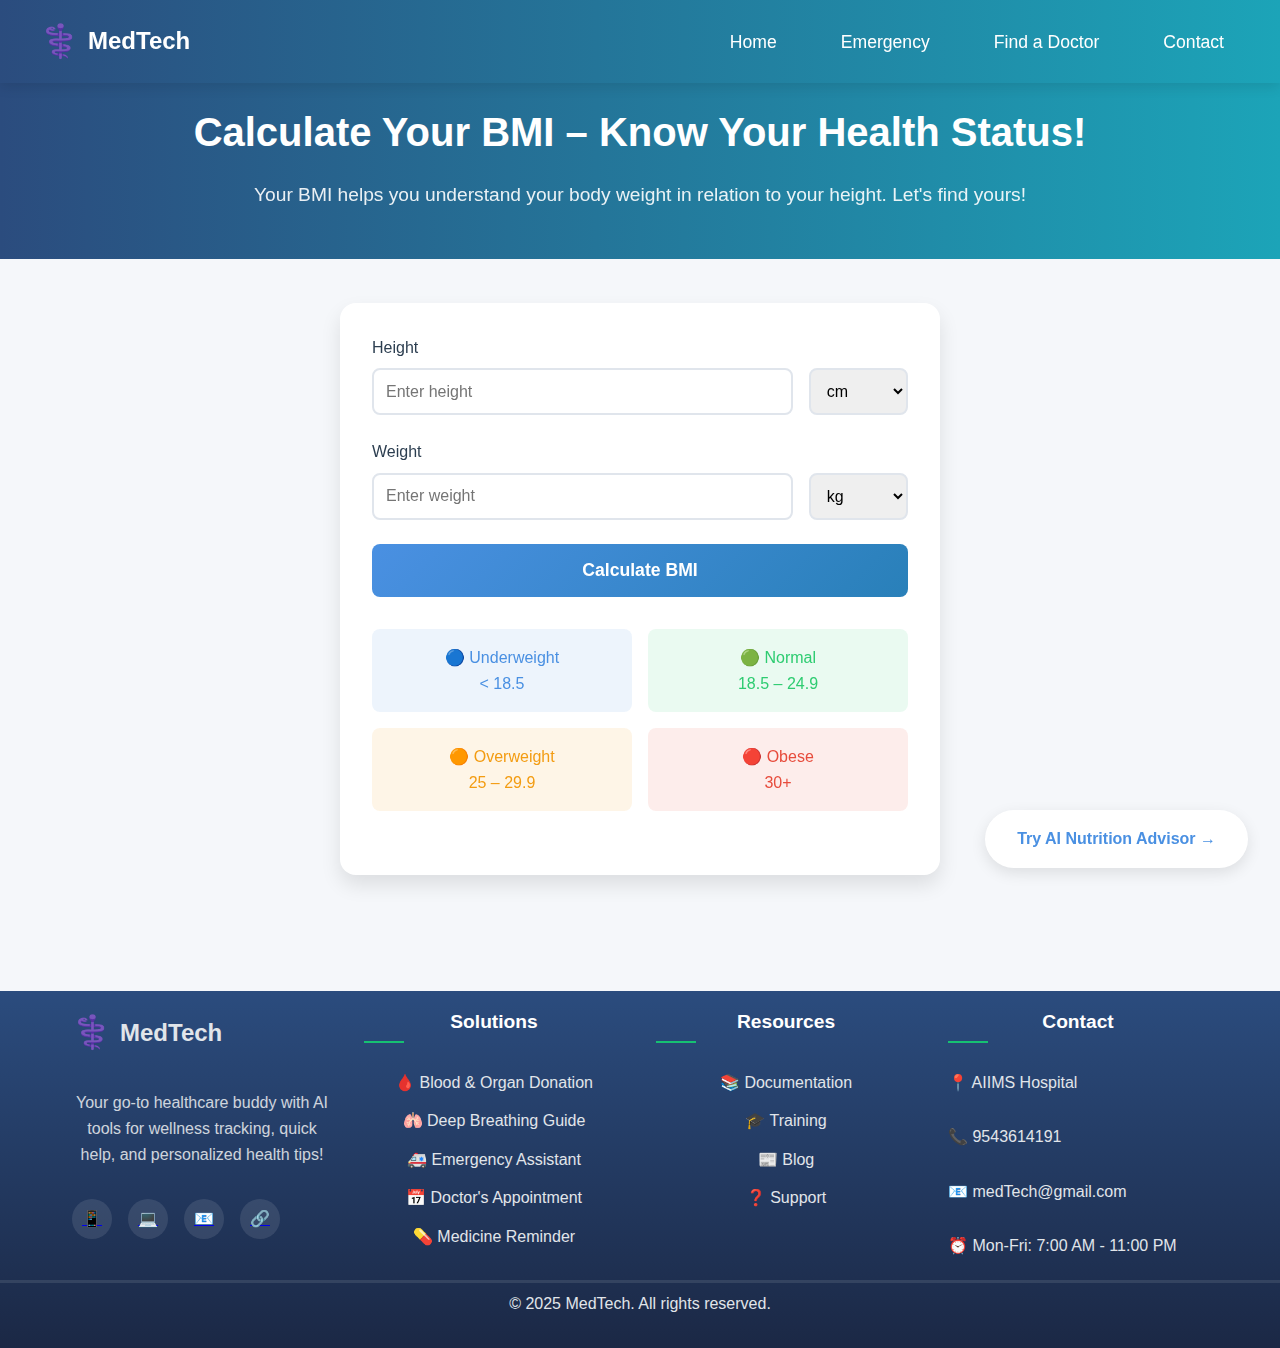
<file: bmi-calculator-static.html>
<!DOCTYPE html>
<html lang="en">
<head>
    <meta charset="UTF-8">
    <meta name="viewport" content="width=device-width, initial-scale=1.0">
    <title>BMI Calculator – Track Your Health Instantly</title>
    <link rel="stylesheet" href="nav.css">
    <link rel="stylesheet" href="footer.css">
    <style>
        :root {
            --primary-color: #4A90E2;
            --success-color: #2ECC71;
            --warning-color: #F39C12;
            --danger-color: #E74C3C;
            --text-color: #2C3E50;
            --background-color: #F5F7FA;
        }

        * {
            margin: 0;
            padding: 0;
            box-sizing: border-box;
            font-family: -apple-system, BlinkMacSystemFont, 'Segoe UI', Roboto, sans-serif;
        }

        body {
            background-color: var(--background-color);
            color: var(--text-color);
            line-height: 1.6;
        }

        .container {
            max-width: 1200px;
            margin: 0 auto;
            padding: 2rem;
        }

        section {
            text-align: center;
            padding: 3rem 1rem;
            background: linear-gradient(90deg, #2B4C7E, #1CA4B8);
            color: white;
            margin-bottom: 2rem;
            padding-top: 100px;
        }

        h1 {
            font-size: 2.5rem;
            margin-bottom: 1rem;
            animation: fadeIn 1s ease-in;
        }

        .subheading {
            font-size: 1.2rem;
            opacity: 0.9;
        }

        .calculator-card {
            background: white;
            border-radius: 1rem;
            padding: 2rem;
            box-shadow: 0 10px 20px rgba(0, 0, 0, 0.1);
            max-width: 600px;
            margin: 0 auto;
            transform: translateY(-20px);
        }

        .input-group {
            margin-bottom: 1.5rem;
        }

        label {
            display: block;
            margin-bottom: 0.5rem;
            font-weight: 500;
        }

        .input-wrapper {
            display: flex;
            gap: 1rem;
        }

        input, select {
            width: 100%;
            padding: 0.75rem;
            border: 2px solid #E0E5EC;
            border-radius: 0.5rem;
            font-size: 1rem;
            transition: border-color 0.3s ease;
        }

        input:focus, select:focus {
            outline: none;
            border-color: var(--primary-color);
        }

        select {
            width: 120px;
        }

        .calculate-btn {
            width: 100%;
            padding: 1rem;
            background: linear-gradient(135deg, var(--primary-color) 0%, #2980B9 100%);
            color: white;
            border: none;
            border-radius: 0.5rem;
            font-size: 1.1rem;
            font-weight: 600;
            cursor: pointer;
            transition: transform 0.3s ease;
        }

        .calculate-btn:hover {
            transform: translateY(-2px);
        }

        .bmi-categories {
            display: grid;
            grid-template-columns: repeat(auto-fit, minmax(200px, 1fr));
            gap: 1rem;
            margin: 2rem 0;
        }

        .category {
            padding: 1rem;
            border-radius: 0.5rem;
            text-align: center;
            font-weight: 500;
            transition: transform 0.3s ease;
        }

        .category:hover {
            transform: translateY(-5px);
        }

        .underweight {
            background: rgba(74, 144, 226, 0.1);
            color: var(--primary-color);
        }

        .normal {
            background: rgba(46, 204, 113, 0.1);
            color: var(--success-color);
        }

        .overweight {
            background: rgba(243, 156, 18, 0.1);
            color: var(--warning-color);
        }

        .obese {
            background: rgba(231, 76, 60, 0.1);
            color: var(--danger-color);
        }

        .result-box {
            padding: 2rem;
            border-radius: 0.5rem;
            text-align: center;
            margin: 2rem 0;
            display: none;
            animation: fadeIn 0.5s ease-out;
        }

        .result-value {
            font-size: 2.5rem;
            font-weight: bold;
            margin: 1rem 0;
        }

        .inches-input {
            margin-top: 1rem;
            display: none;
        }

        .learn-more-btn {
            position: fixed;
            bottom: 2rem;
            right: 2rem;
            background: white;
            color: var(--primary-color);
            padding: 1rem 2rem;
            border-radius: 2rem;
            box-shadow: 0 5px 15px rgba(0, 0, 0, 0.1);
            text-decoration: none;
            font-weight: 600;
            transition: all 0.3s ease;
        }

        .learn-more-btn:hover {
            transform: translateY(-3px);
            box-shadow: 0 8px 20px rgba(0, 0, 0, 0.15);
        }

        footer {
            text-align: center;
            padding: 3rem 1rem;
            background: linear-gradient(135deg, #6B8DD6 0%, #8E37D7 100%);
            color: white;
            margin-top: 4rem;
        }

        .quote {
            font-style: italic;
            opacity: 0.9;
        }

        @keyframes fadeIn {
            from { opacity: 0; transform: translateY(20px); }
            to { opacity: 1; transform: translateY(0); }
        }

        @media (max-width: 768px) {
            .container {
                padding: 1rem;
            }

            h1 {
                font-size: 2rem;
            }

            .calculator-card {
                padding: 1.5rem;
            }

            .learn-more-btn {
                bottom: 1rem;
                right: 1rem;
                padding: 0.75rem 1.5rem;
            }
        }
    </style>
</head>
<body>
    <nav>
        <div class="nav-container">
          <a href="#" class="logo">
            <span class="logo-icon">⚕️</span>
            <span>MedTech</span>
          </a>
          <ul class="nav-links">
            <li class="nav-item">
              <a href="index.html" class="nav-link active">Home</a>
            </li>
            <li class="nav-item">
              <a href="emergency-response-assistant.html" class="nav-link">Emergency</a>
            </li>
            <li class="nav-item">
              <a href="doctor.html" class="nav-link">Find a Doctor</a>
            </li>
            <li class="nav-item">
              <a href="#footer" class="nav-link">Contact</a>
            </li>
          </ul>
        </div>
      </nav>
      
    <section>
        <h1>Calculate Your BMI – Know Your Health Status!</h1>
        <p class="subheading">Your BMI helps you understand your body weight in relation to your height. Let's find yours!</p>
    </section>

    <div class="container">
        <div class="calculator-card">
            <form id="bmi-form" onsubmit="calculateBMI(event)">
                <div class="input-group">
                    <label for="height">Height</label>
                    <div class="input-wrapper">
                        <input type="number" id="height" placeholder="Enter height" required step="0.01">
                        <select id="height-unit">
                            <option value="cm">cm</option>
                            <option value="ft">ft + in</option>
                        </select>
                    </div>
                    <div id="inches-input" class="inches-input">
                        <input type="number" id="inches" placeholder="Inches" step="0.01">
                    </div>
                </div>

                <div class="input-group">
                    <label for="weight">Weight</label>
                    <div class="input-wrapper">
                        <input type="number" id="weight" placeholder="Enter weight" required step="0.01">
                        <select id="weight-unit">
                            <option value="kg">kg</option>
                            <option value="lbs">lbs</option>
                        </select>
                    </div>
                </div>

                <button type="submit" class="calculate-btn">Calculate BMI</button>
            </form>

            <div class="bmi-categories">
                <div class="category underweight">
                    🔵 Underweight<br>&lt; 18.5
                </div>
                <div class="category normal">
                    🟢 Normal<br>18.5 – 24.9
                </div>
                <div class="category overweight">
                    🟠 Overweight<br>25 – 29.9
                </div>
                <div class="category obese">
                    🔴 Obese<br>30+
                </div>
            </div>

            <div id="result-box" class="result-box">
                <h3>Your BMI Result</h3>
                <div id="bmi-value" class="result-value"></div>
                <p id="bmi-message"></p>
            </div>
        </div>
    </div>

    <a href="#" class="learn-more-btn">Try AI Nutrition Advisor →</a>

    <footer id="footer" class="footer">
        <div class="footer-container">
          <div class="footer-section">
            <div class="footer-logo">
              <span class="footer-logo-icon">⚕️</span>
              <span>MedTech</span>
            </div>
            <p class="footer-description">
              Your go-to healthcare buddy with AI tools for wellness tracking, quick help, and personalized health tips!
            </p>
            <div class="social-links">
              <a href="#" class="social-link">📱</a>
              <a href="#" class="social-link">💻</a>
              <a href="#" class="social-link">📧</a>
              <a href="#" class="social-link">🔗</a>
            </div>
          </div>
    
          <div class="footer-section">
            <h3 class="footer-title">Solutions</h3>
            <ul class="footer-links">
              <li class="footer-link"><a href="donation-platform.html">🩸 Blood & Organ Donation</a></li>
              <li class="footer-link"><a href="breathing-guide (6).html">🫁 Deep Breathing Guide</a></li>
              <li class="footer-link"><a href="emergency-response-assistant.html">🚑 Emergency Assistant</a></li>
              <li class="footer-link"><a href="doctor.html">📅 Doctor's Appointment</a></li>
              <li class="footer-link"><a href="med.html">💊 Medicine Reminder</a></li>
            </ul>
          </div>
    
          <div class="footer-section">
            <h3 class="footer-title">Resources</h3>
            <ul class="footer-links">
              <li class="footer-link"><a href="#">📚 Documentation</a></li>
              <li class="footer-link"><a href="#">🎓 Training</a></li>
              <li class="footer-link"><a href="#">📰 Blog</a></li>
              <li class="footer-link"><a href="#">❓ Support</a></li>
            </ul>
          </div>
    
          <div class="footer-section">
            <h3 class="footer-title">Contact</h3>
            <div class="contact-info">📍 AIIMS Hospital</div>
            <div class="contact-info">📞 9543614191</div>
            <div class="contact-info">📧 medTech@gmail.com</div>
            <div class="contact-info">⏰ Mon-Fri: 7:00 AM - 11:00 PM</div>
          </div>
        </div>
    
        <div class="footer-bottom">
          <p>&copy; 2025 MedTech. All rights reserved.</p>
        </div>
      </footer>

    <script>
        // Show/hide inches input based on height unit selection
        document.getElementById('height-unit').addEventListener('change', function() {
            document.getElementById('inches-input').style.display = 
                this.value === 'ft' ? 'block' : 'none';
        });

        function calculateBMI(event) {
            event.preventDefault();
            
            let height = parseFloat(document.getElementById("height").value);
            let weight = parseFloat(document.getElementById("weight").value);
            const heightUnit = document.getElementById("height-unit").value;
            const weightUnit = document.getElementById("weight-unit").value;

            // Convert height to centimeters
            if (heightUnit === "ft") {
                const inches = parseFloat(document.getElementById("inches").value) || 0;
                height = (height * 30.48) + (inches * 2.54); // Convert feet and inches to cm
            }

            // Convert weight to kilograms
            if (weightUnit === "lbs") {
                weight *= 0.453592;
            }

            if (height > 0 && weight > 0) {
                const heightInMeters = height / 100;
                const bmi = weight / (heightInMeters * heightInMeters);
                const bmiRounded = bmi.toFixed(1);

                // Update result box
                const resultBox = document.getElementById("result-box");
                resultBox.style.display = "block";
                
                // Remove previous color classes
                resultBox.classList.remove("underweight", "normal", "overweight", "obese");
                
                // Set BMI value
                document.getElementById("bmi-value").innerText = bmiRounded;

                // Determine BMI category and set appropriate styling
                let message = "";
                let categoryClass = "";
                
                if (bmi < 18.5) {
                    message = "You are underweight. Consider consulting a healthcare provider about healthy ways to gain weight.";
                    categoryClass = "underweight";
                    resultBox.style.background = "rgba(74, 144, 226, 0.1)";
                } else if (bmi < 24.9) {
                    message = "Your weight is in the normal range. Keep maintaining a healthy lifestyle!";
                    categoryClass = "normal";
                    resultBox.style.background = "rgba(46, 204, 113, 0.1)";
                } else if (bmi < 29.9) {
                    message = "You are overweight. Consider a balanced diet and regular exercise routine.";
                    categoryClass = "overweight";
                    resultBox.style.background = "rgba(243, 156, 18, 0.1)";
                } else {
                    message = "You are in the obese range. We recommend consulting a healthcare provider for personalized advice.";
                    categoryClass = "obese";
                    resultBox.style.background = "rgba(231, 76, 60, 0.1)";
                }

                resultBox.classList.add(categoryClass);
                document.getElementById("bmi-message").innerText = message;
            }
        }
    </script>
</body>
</html>
</file>
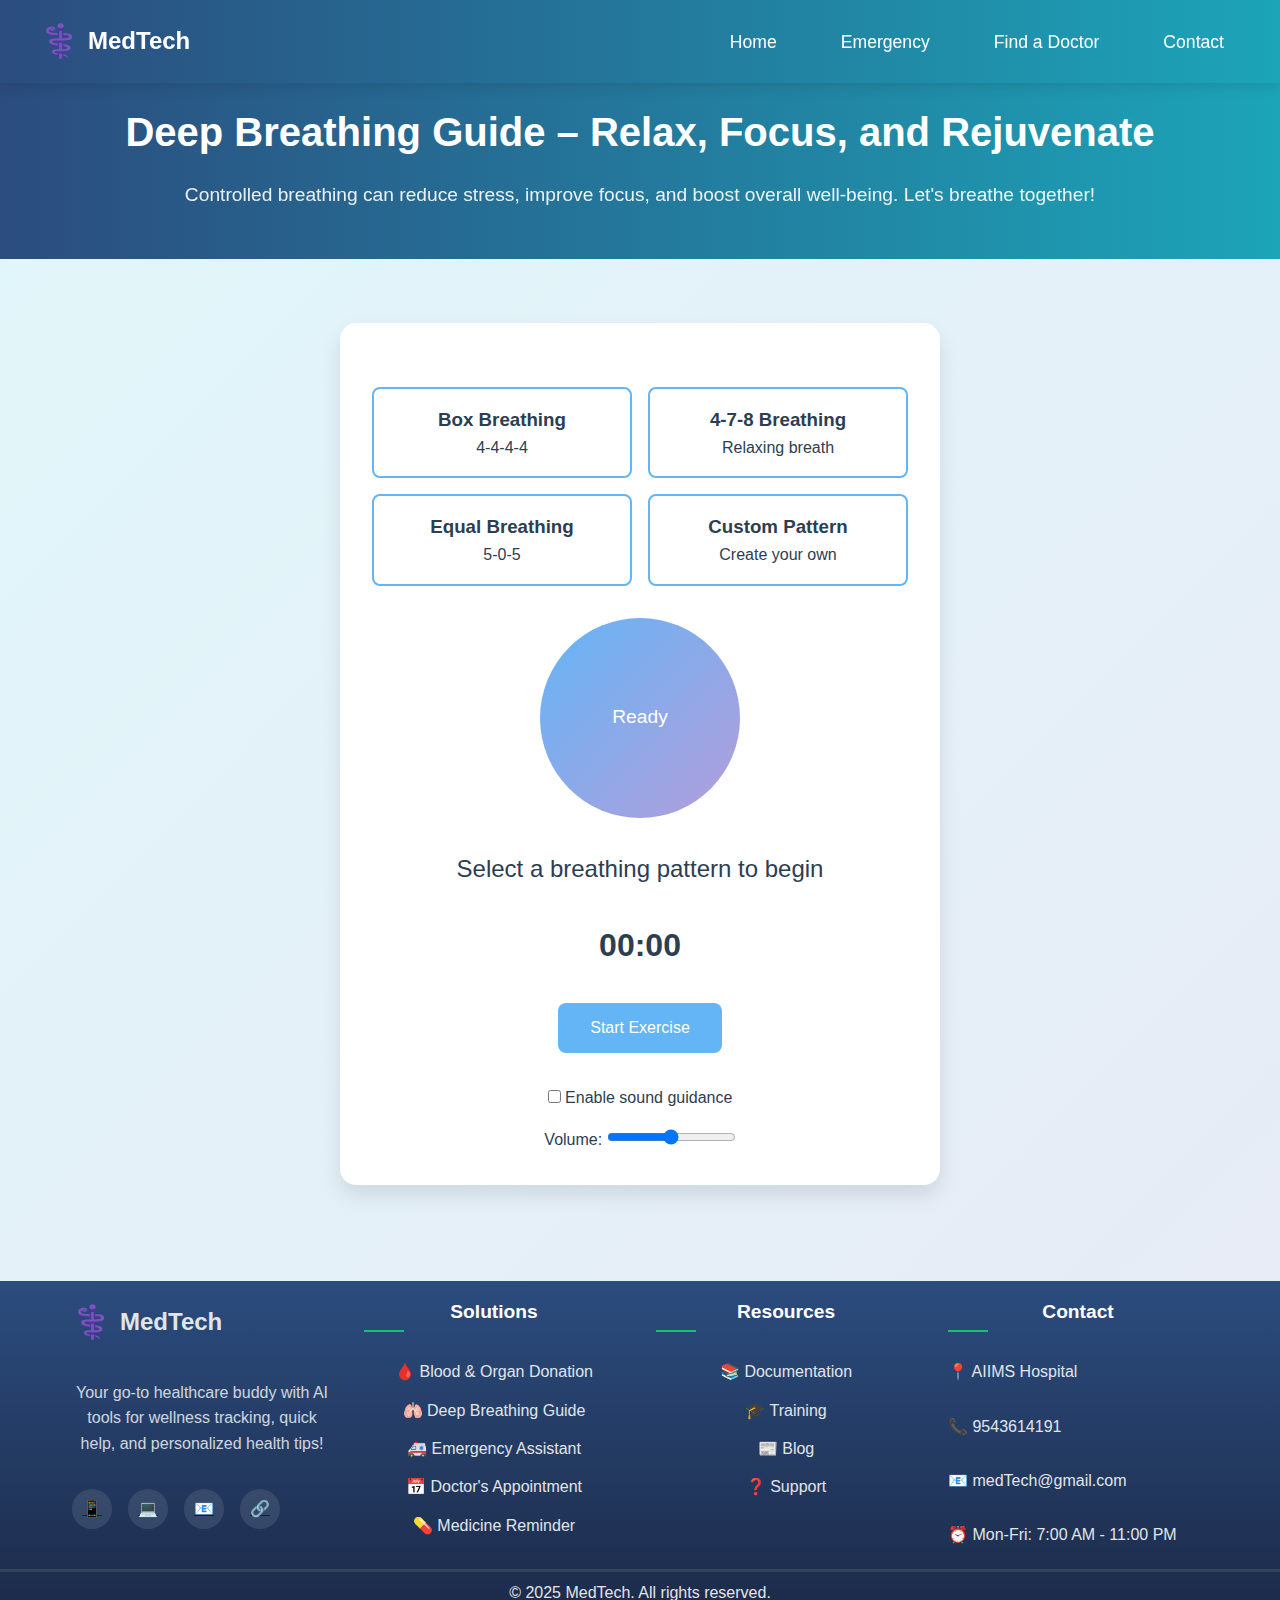
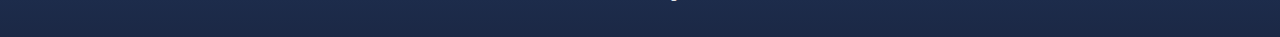
<file: breathing-guide (6).html>
<!DOCTYPE html>
<html lang="en">
<head>
    <meta charset="UTF-8">
    <meta name="viewport" content="width=device-width, initial-scale=1.0">
    <title>Deep Breathing Guide – Relax & Recharge</title>
    <link rel="stylesheet" href="nav.css">
    <link rel="stylesheet" href="footer.css">
    <style>
        :root {
            --primary-color: #64B5F6;
            --secondary-color: #B39DDB;
            --success-color: #81C784;
            --text-color: #2C3E50;
            --background-color: #F5F7FA;
        }

        * {
            margin: 0;
            padding: 0;
            box-sizing: border-box;
            font-family: -apple-system, BlinkMacSystemFont, 'Segoe UI', Roboto, sans-serif;
        }

        body {
            background: linear-gradient(135deg, #E0F7FA 0%, #E8EAF6 100%);
            color: var(--text-color);
            line-height: 1.6;
            min-height: 100vh;
            transition: background 2s ease;
        }

        .container {
            max-width: 1200px;
            margin: 0 auto;
            padding: 2rem;
        }

        section {
            text-align: center;
            padding: 3rem 1rem;
            background: linear-gradient(90deg, #2B4C7E, #1CA4B8);
            color: white;
            margin-bottom: 2rem;
            padding-top: 100px;
        }

        h1 {
            font-size: 2.5rem;
            margin-bottom: 1rem;
            animation: fadeIn 1s ease-in;
        }

        .subheading {
            font-size: 1.2rem;
            opacity: 0.9;
        }

        .breathing-card {
            background: white;
            border-radius: 1rem;
            padding: 2rem;
            box-shadow: 0 10px 20px rgba(0, 0, 0, 0.1);
            max-width: 600px;
            margin: 0 auto;
            text-align: center;
        }

        .breathing-controls {
            display: grid;
            grid-template-columns: repeat(auto-fit, minmax(200px, 1fr));
            gap: 1rem;
            margin: 2rem 0;
        }

        .breathing-option {
            padding: 1rem;
            border: 2px solid var(--primary-color);
            border-radius: 0.5rem;
            cursor: pointer;
            transition: all 0.3s ease;
        }

        .breathing-option:hover,
        .breathing-option.active {
            background: var(--primary-color);
            color: white;
        }

        .breathing-circle {
            width: 200px;
            height: 200px;
            border-radius: 50%;
            background: linear-gradient(135deg, var(--primary-color), var(--secondary-color));
            margin: 2rem auto;
            display: flex;
            align-items: center;
            justify-content: center;
            color: white;
            font-size: 1.2rem;
            transform-origin: center;
            transition: transform 0.3s ease;
        }

        .breathing-circle.inhale {
            animation: expand 4s ease-in-out infinite;
        }

        .breathing-circle.exhale {
            animation: contract 4s ease-in-out infinite;
        }

        .breathing-status {
            font-size: 1.5rem;
            margin: 2rem 0;
            font-weight: 500;
        }

        .timer {
            font-size: 2rem;
            font-weight: bold;
            margin: 1rem 0;
        }

        .controls {
            display: flex;
            gap: 1rem;
            justify-content: center;
            margin: 2rem 0;
        }

        button {
            padding: 1rem 2rem;
            border: none;
            border-radius: 0.5rem;
            background: var(--primary-color);
            color: white;
            font-size: 1rem;
            cursor: pointer;
            transition: all 0.3s ease;
        }

        button:hover {
            transform: translateY(-2px);
            box-shadow: 0 5px 15px rgba(0, 0, 0, 0.1);
        }

        button.stop {
            background: #FF5252;
        }

        .sound-toggle {
            display: flex;
            align-items: center;
            justify-content: center;
            gap: 0.5rem;
            margin: 1rem 0;
        }

        footer {
            text-align: center;
            padding: 3rem 1rem;
            background: linear-gradient(135deg, #82B1FF 0%, #B388FF 100%);
            color: white;
            margin-top: 4rem;
        }

        .quote {
            font-style: italic;
            opacity: 0.9;
        }

        @keyframes fadeIn {
            from { opacity: 0; transform: translateY(20px); }
            to { opacity: 1; transform: translateY(0); }
        }

        @keyframes expand {
            from { transform: scale(1); }
            to { transform: scale(1.5); }
        }

        @keyframes contract {
            from { transform: scale(1.5); }
            to { transform: scale(1); }
        }

        @media (max-width: 768px) {
            .container {
                padding: 1rem;
            }

            h1 {
                font-size: 2rem;
            }

            .breathing-circle {
                width: 150px;
                height: 150px;
            }
        }
    </style>
</head>
<body>
    <nav>
        <div class="nav-container">
          <a href="#" class="logo">
            <span class="logo-icon">⚕️</span>
            <span>MedTech</span>
          </a>
          <ul class="nav-links">
            <li class="nav-item">
              <a href="index.html" class="nav-link active">Home</a>
            </li>
            <li class="nav-item">
              <a href="emergency-response-assistant.html" class="nav-link">Emergency</a>
            </li>
            <li class="nav-item">
              <a href="doctor.html" class="nav-link">Find a Doctor</a>
            </li>
            <li class="nav-item">
              <a href="#footer" class="nav-link">Contact</a>
            </li>
          </ul>
        </div>
      </nav>

    <section>
        <h1>Deep Breathing Guide – Relax, Focus, and Rejuvenate</h1>
        <p class="subheading">Controlled breathing can reduce stress, improve focus, and boost overall well-being. Let's breathe together!</p>
    </section>

    <div class="container">
        <div class="breathing-card">
            <div class="breathing-controls">
                <div class="breathing-option" data-type="box">
                    <h3>Box Breathing</h3>
                    <p>4-4-4-4</p>
                </div>
                <div class="breathing-option" data-type="478">
                    <h3>4-7-8 Breathing</h3>
                    <p>Relaxing breath</p>
                </div>
                <div class="breathing-option" data-type="equal">
                    <h3>Equal Breathing</h3>
                    <p>5-0-5</p>
                </div>
                <div class="breathing-option" data-type="custom">
                    <h3>Custom Pattern</h3>
                    <p>Create your own</p>
                </div>
            </div>

            <div class="custom-pattern" style="display: none;">
                <h3>Custom Breathing Pattern</h3>
                <div class="custom-inputs">
                    <div class="input-group">
                        <label for="inhale">Inhale (seconds)</label>
                        <input type="number" id="inhale" min="1" max="10" value="4">
                    </div>
                    <div class="input-group">
                        <label for="hold1">Hold 1 (seconds)</label>
                        <input type="number" id="hold1" min="0" max="10" value="4">
                    </div>
                    <div class="input-group">
                        <label for="exhale">Exhale (seconds)</label>
                        <input type="number" id="exhale" min="1" max="10" value="4">
                    </div>
                    <div class="input-group">
                        <label for="hold2">Hold 2 (seconds)</label>
                        <input type="number" id="hold2" min="0" max="10" value="4">
                    </div>
                </div>
            </div>

            <div class="breathing-circle">
                <span class="breath-text">Ready</span>
            </div>

            <div class="breathing-status">Select a breathing pattern to begin</div>
            <div class="timer">00:00</div>

            <div class="controls">
                <button class="start">Start Exercise</button>
                <button class="stop" style="display: none;">Stop</button>
            </div>

            <div class="sound-toggle">
                <label>
                    <input type="checkbox" id="sound-toggle"> Enable sound guidance
                </label>
            </div>

            <div class="volume-control">
                <label for="volume">Volume:</label>
                <input type="range" id="volume" min="0" max="1" step="0.1" value="0.5">
            </div>

        </div>
    </div>

    <footer id="footer" class="footer">
    <div class="footer-container">
      <div class="footer-section">
        <div class="footer-logo">
          <span class="footer-logo-icon">⚕️</span>
          <span>MedTech</span>
        </div>
        <p class="footer-description">
          Your go-to healthcare buddy with AI tools for wellness tracking, quick help, and personalized health tips!
        </p>
        <div class="social-links">
          <a href="#" class="social-link">📱</a>
          <a href="#" class="social-link">💻</a>
          <a href="#" class="social-link">📧</a>
          <a href="#" class="social-link">🔗</a>
        </div>
      </div>

      <div class="footer-section">
        <h3 class="footer-title">Solutions</h3>
        <ul class="footer-links">
          <li class="footer-link"><a href="donation-platform.html">🩸 Blood & Organ Donation</a></li>
          <li class="footer-link"><a href="breathing-guide (6).html">🫁 Deep Breathing Guide</a></li>
          <li class="footer-link"><a href="emergency-response-assistant.html">🚑 Emergency Assistant</a></li>
          <li class="footer-link"><a href="doctor.html">📅 Doctor's Appointment</a></li>
          <li class="footer-link"><a href="med.html">💊 Medicine Reminder</a></li>
        </ul>
      </div>

      <div class="footer-section">
        <h3 class="footer-title">Resources</h3>
        <ul class="footer-links">
          <li class="footer-link"><a href="#">📚 Documentation</a></li>
          <li class="footer-link"><a href="#">🎓 Training</a></li>
          <li class="footer-link"><a href="#">📰 Blog</a></li>
          <li class="footer-link"><a href="#">❓ Support</a></li>
        </ul>
      </div>

      <div class="footer-section">
        <h3 class="footer-title">Contact</h3>
        <div class="contact-info">📍 AIIMS Hospital</div>
        <div class="contact-info">📞 9543614191</div>
        <div class="contact-info">📧 medTech@gmail.com</div>
        <div class="contact-info">⏰ Mon-Fri: 7:00 AM - 11:00 PM</div>
      </div>
    </div>

    <div class="footer-bottom">
      <p>&copy; 2025 MedTech. All rights reserved.</p>
    </div>
  </footer>

    <script>
        class BreathingExercise {
            constructor() {
                this.patterns = {
                    box: { inhale: 4, hold1: 4, exhale: 4, hold2: 4 },
                    478: { inhale: 4, hold1: 7, exhale: 8, hold2: 0 },
                    equal: { inhale: 5, hold1: 0, exhale: 5, hold2: 0 }
                };
                this.currentPattern = null;
                this.isRunning = false;
                this.timer = null;
                this.startTime = null;
                this.soundEnabled = false;
                this.volume = 0.5;
                this.audioContext = null;
                this.oscillator = null;
                this.gainNode = null;


                this.initialize();
                this.initializeAudio();
            }

            initialize() {
                // DOM elements
                this.circle = document.querySelector('.breathing-circle');
                this.status = document.querySelector('.breathing-status');
                this.timerDisplay = document.querySelector('.timer');
                this.startButton = document.querySelector('.start');
                this.stopButton = document.querySelector('.stop');
                this.soundToggle = document.getElementById('sound-toggle');

                // Event listeners
                document.querySelectorAll('.breathing-option').forEach(option => {
                    option.addEventListener('click', () => this.selectPattern(option.dataset.type));
                });

                this.startButton.addEventListener('click', () => this.start());
                this.stopButton.addEventListener('click', () => this.stop());
                this.soundToggle.addEventListener('change', (e) => this.soundEnabled = e.target.checked);

                this.customPattern = document.querySelector('.custom-pattern');
                this.volumeControl = document.getElementById('volume');

                this.volumeControl.addEventListener('input', (e) => {
                    this.volume = parseFloat(e.target.value);
                    if (this.gainNode) {
                        this.gainNode.gain.value = this.volume;
                    }
                });
            }

            initializeAudio() {
                this.audioContext = new (window.AudioContext || window.webkitAudioContext)();
                this.gainNode = this.audioContext.createGain();
                this.gainNode.connect(this.audioContext.destination);
                this.gainNode.gain.value = this.volume;
            }

            selectPattern(type) {
                document.querySelectorAll('.breathing-option').forEach(option => {
                    option.classList.remove('active');
                    if (option.dataset.type === type) {
                        option.classList.add('active');
                    }
                });
                if (type === 'custom') {
                    this.customPattern.style.display = 'block';
                    this.currentPattern = this.getCustomPattern();
                } else {
                    this.customPattern.style.display = 'none';
                    this.currentPattern = this.patterns[type];
                }

                this.status.textContent = `Selected: ${type.charAt(0).toUpperCase() + type.slice(1)} Breathing`;
            }

            

            async start() {
                if (!this.currentPattern) {
                    alert('Please select a breathing pattern first');
                    return;
                }

                this.isRunning = true;
                this.startButton.style.display = 'none';
                this.stopButton.style.display = 'inline-block';
                this.startTime = Date.now();

                while (this.isRunning) {
                    // Inhale
                    await this.breathingPhase('inhale', this.currentPattern.inhale);
                    if (!this.isRunning) break;

                    // Hold 1
                    if (this.currentPattern.hold1 > 0) {
                        await this.breathingPhase('hold', this.currentPattern.hold1);
                        if (!this.isRunning) break;
                    }

                    // Exhale
                    await this.breathingPhase('exhale', this.currentPattern.exhale);
                    if (!this.isRunning) break;

                    // Hold 2
                    if (this.currentPattern.hold2 > 0) {
                        await this.breathingPhase('hold', this.currentPattern.hold2);
                        if (!this.isRunning) break;
                    }
                }
            }

            async breathingPhase(phase, duration) {
                this.status.textContent = phase.charAt(0).toUpperCase() + phase.slice(1);
                this.circle.className = 'breathing-circle';
                
                if (phase === 'inhale') {
                    this.circle.classList.add('inhale');
                    document.body.style.background = 'linear-gradient(135deg, #E0F7FA 0%, #E8EAF6 100%)';
                } else if (phase === 'exhale') {
                    this.circle.classList.add('exhale');
                    document.body.style.background = 'linear-gradient(135deg, #E8EAF6 0%, #E0F7FA 100%)';
                }

                if (this.soundEnabled) {
                    this.playSound(phase);
                }

                if (this.soundEnabled) {
                    this.playSound(phase);
                }

                return new Promise(resolve => {
                    setTimeout(() => {
                        if (this.oscillator) {
                            this.gainNode.gain.linearRampToValueAtTime(0, this.audioContext.currentTime + 0.1);
                            setTimeout(() => {
                                this.oscillator.stop();
                                this.oscillator.disconnect();
                            }, 100);
                        }
                        resolve();
                    }, duration * 1000);
                });
            }

            playSound(phase) {
                // In a real implementation, you would play appropriate sounds here
                console.log(`Playing ${phase} sound`);
            }

            stop() {
                this.isRunning = false;
                this.circle.className = 'breathing-circle';
                this.status.textContent = 'Exercise stopped';
                this.startButton.style.display = 'inline-block';
                this.stopButton.style.display = 'none';
                document.body.style.background = 'linear-gradient(135deg, #E0F7FA 0%, #E8EAF6 100%)';
                clearInterval(this.timer);
            }

            updateTimer() {
                const elapsed = Math.floor((Date.now() - this.startTime) / 1000);
                const minutes = Math.floor(elapsed / 60).toString().padStart(2, '0');
                const seconds = (elapsed % 60).toString().padStart(2, '0');
                this.timerDisplay.textContent = `${minutes}:${seconds}`;
            }
        }

        // Initialize the breathing exercise
        const breathingExercise = new BreathingExercise();

        // Update timer every second when exercise is running
        setInterval(() => {
            if (breathingExercise.isRunning) {
                breathingExercise.updateTimer();
            }
        }, 1000);
    </script>

    
</body>
</html>
</file>
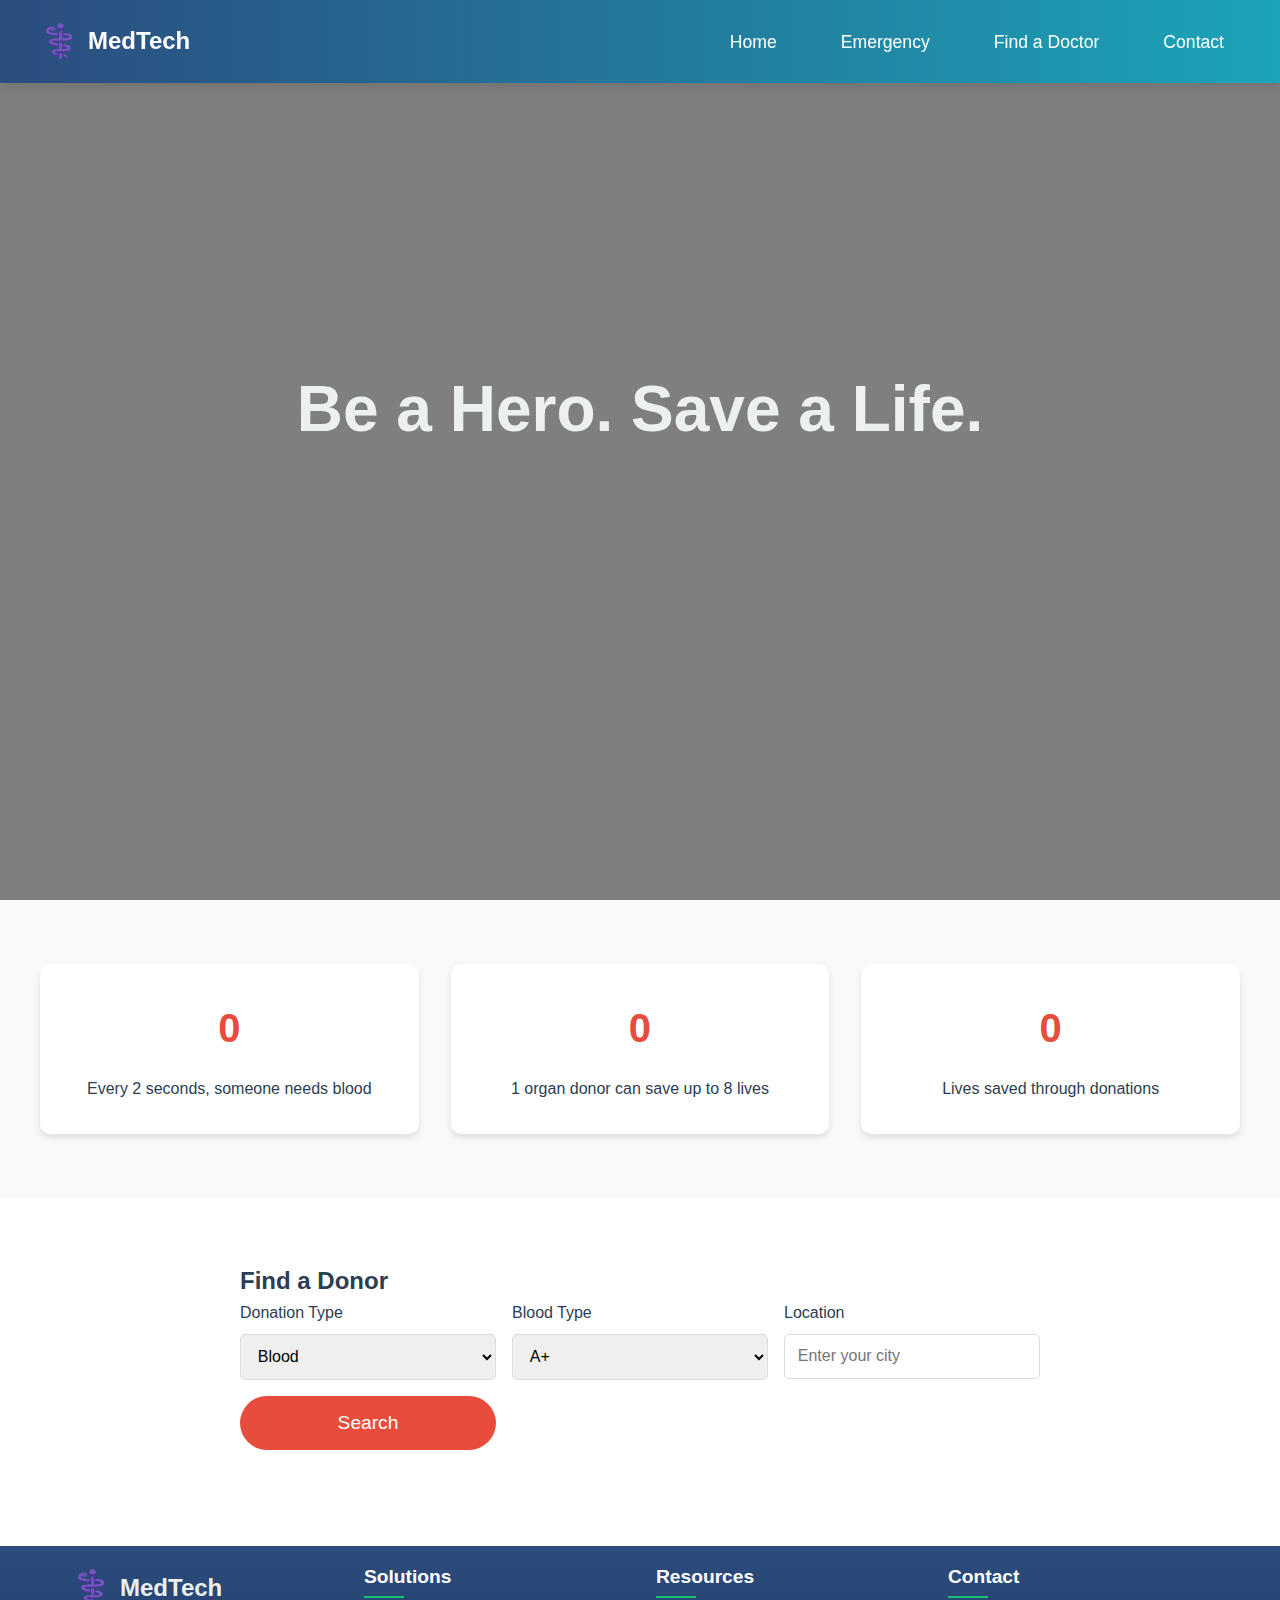
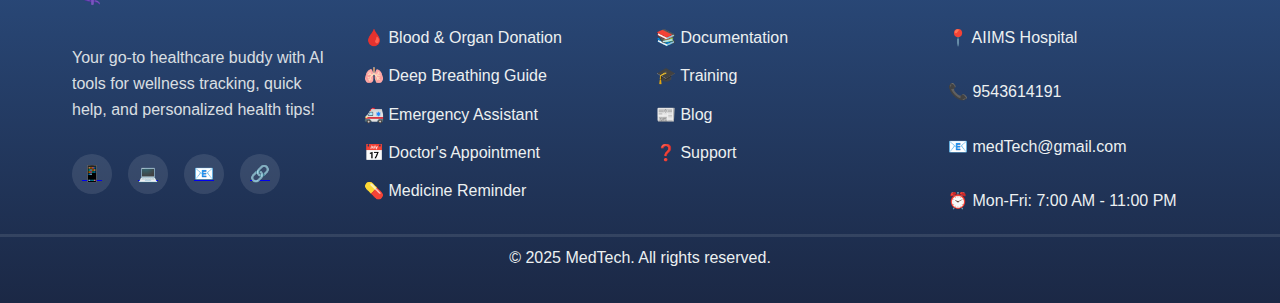
<file: donation-platform.html>
<!DOCTYPE html>
<html lang="en">
<head>
    <meta charset="UTF-8">
    <meta name="viewport" content="width=device-width, initial-scale=1.0">
    <title>Life Link - Blood & Organ Donation Platform</title>
    <link rel="stylesheet" href="nav.css">
    <link rel="stylesheet" href="footer.css">
    <style>
        :root {
            --primary-red: #e74c3c;
            --primary-green: #2ecc71;
            --text-dark: #2c3e50;
            --text-light: #ecf0f1;
            --background-light: #f9f9f9;
            --shadow: 0 4px 6px rgba(0, 0, 0, 0.1);
        }

        * {
            margin: 0;
            padding: 0;
            box-sizing: border-box;
            font-family: 'Segoe UI', sans-serif;
        }

        body {
            line-height: 1.6;
            color: var(--text-dark);
        }

        /* Hero Section */
        .hero {
            min-height: 100vh;
            background: linear-gradient(rgba(0, 0, 0, 0.5), rgba(0, 0, 0, 0.5)),
                        url('data:image/svg+xml,<svg xmlns="http://www.w3.org/2000/svg" viewBox="0 0 800 400"><path d="M0,200 Q200,100 400,200 T800,200" stroke="white" fill="none" stroke-width="2"/></svg>') center/cover;
            display: flex;
            align-items: center;
            justify-content: center;
            text-align: center;
            color: var(--text-light);
            padding: 2rem;
            padding-top: 100px;
        }

        .hero-content {
            max-width: 800px;
        }

        .hero h1 {
            font-size: 4rem;
            margin-bottom: 1rem;
            animation: fadeInUp 1s ease;
        }

        .hero p {
            font-size: 1.5rem;
            margin-bottom: 2rem;
            animation: fadeInUp 1s ease 0.2s;
            opacity: 0;
            animation-fill-mode: forwards;
        }

        .cta-buttons {
            display: flex;
            gap: 1rem;
            justify-content: center;
            animation: fadeInUp 1s ease 0.4s;
            opacity: 0;
            animation-fill-mode: forwards;
        }

        .btn {
            padding: 1rem 2rem;
            border: none;
            border-radius: 50px;
            font-size: 1.2rem;
            cursor: pointer;
            transition: transform 0.3s ease;
        }

        .btn:hover {
            transform: translateY(-3px);
        }

        .btn-red {
            background: var(--primary-red);
            color: white;
        }

        .btn-green {
            background: var(--primary-green);
            color: white;
        }

        /* Stats Section */
        .stats {
            padding: 4rem 2rem;
            background: var(--background-light);
        }

        .stats-grid {
            display: grid;
            grid-template-columns: repeat(auto-fit, minmax(250px, 1fr));
            gap: 2rem;
            max-width: 1200px;
            margin: 0 auto;
        }

        .stat-card {
            background: white;
            padding: 2rem;
            border-radius: 10px;
            text-align: center;
            box-shadow: var(--shadow);
            transition: transform 0.3s ease;
        }

        .stat-card:hover {
            transform: translateY(-5px);
        }

        .stat-number {
            font-size: 2.5rem;
            font-weight: bold;
            color: var(--primary-red);
            margin-bottom: 1rem;
        }

        /* Search Tool */
        .search-tool {
            padding: 4rem 2rem;
            background: white;
        }

        .search-container {
            max-width: 800px;
            margin: 0 auto;
        }

        .search-form {
            display: grid;
            grid-template-columns: repeat(auto-fit, minmax(200px, 1fr));
            gap: 1rem;
            margin-bottom: 2rem;
        }

        .form-group {
            display: flex;
            flex-direction: column;
            gap: 0.5rem;
        }

        select, input {
            padding: 0.8rem;
            border: 1px solid #ddd;
            border-radius: 5px;
            font-size: 1rem;
        }

        /* Registration Form */
        .registration {
            padding: 4rem 2rem;
            background: var(--background-light);
        }

        .form-container {
            max-width: 600px;
            margin: 0 auto;
            background: white;
            padding: 2rem;
            border-radius: 10px;
            box-shadow: var(--shadow);
        }

        /* Animations */
        @keyframes fadeInUp {
            from {
                opacity: 0;
                transform: translateY(20px);
            }
            to {
                opacity: 1;
                transform: translateY(0);
            }
        }

        /* Responsive Design */
        @media (max-width: 768px) {
            .hero h1 {
                font-size: 2.5rem;
            }

            .hero p {
                font-size: 1.2rem;
            }

            .cta-buttons {
                flex-direction: column;
            }
        }
    </style>
</head>
<body>

    <nav>
        <div class="nav-container">
          <a href="#" class="logo">
            <span class="logo-icon">⚕️</span>
            <span>MedTech</span>
          </a>
          <ul class="nav-links">
            <li class="nav-item">
              <a href="index.html" class="nav-link active">Home</a>
            </li>
            <li class="nav-item">
              <a href="emergency-response-assistant.html" class="nav-link">Emergency</a>
            </li>
            <li class="nav-item">
              <a href="doctor.html" class="nav-link">Find a Doctor</a>
            </li>
            <li class="nav-item">
              <a href="#footer" class="nav-link">Contact</a>
            </li>
          </ul>
        </div>
      </nav>

    <!-- Hero Section -->
    <section class="hero">
        <div class="hero-content">
            <h1>Be a Hero. Save a Life.</h1>
            <p>Every drop counts. Every organ matters. Make a difference today!</p>
            <div class="cta-buttons">
                <button class="btn btn-red">Find a Donor</button>
                <a href="become-a-donor.html"  class="btn btn-green">Become a Donor</a>
            </div>
        </div>
    </section>

    <!-- Stats Section -->
    <section class="stats">
        <div class="stats-grid">
            <div class="stat-card">
                <div class="stat-number" id="blood-stat">0</div>
                <p>Every 2 seconds, someone needs blood</p>
            </div>
            <div class="stat-card">
                <div class="stat-number" id="organ-stat">0</div>
                <p>1 organ donor can save up to 8 lives</p>
            </div>
            <div class="stat-card">
                <div class="stat-number" id="lives-stat">0</div>
                <p>Lives saved through donations</p>
            </div>
        </div>
    </section>

    <!-- Search Tool -->
    <section class="search-tool">
        <div class="search-container">
            <h2>Find a Donor</h2>
            <form class="search-form">
                <div class="form-group">
                    <label for="donation-type">Donation Type</label>
                    <select id="donation-type">
                        <option value="blood">Blood</option>
                        <option value="organ">Organ</option>
                    </select>
                </div>
                <div class="form-group">
                    <label for="blood-type">Blood Type</label>
                    <select id="blood-type">
                        <option value="A+">A+</option>
                        <option value="A-">A-</option>
                        <option value="B+">B+</option>
                        <option value="B-">B-</option>
                        <option value="O+">O+</option>
                        <option value="O-">O-</option>
                        <option value="AB+">AB+</option>
                        <option value="AB-">AB-</option>
                    </select>
                </div>
                <div class="form-group">
                    <label for="location">Location</label>
                    <input type="text" id="location" placeholder="Enter your city">
                </div>
                <button type="submit" class="btn btn-red">Search</button>
            </form>
        </div>
    </section>

    <footer id="footer" class="footer">
    <div class="footer-container">
      <div class="footer-section">
        <div class="footer-logo">
          <span class="footer-logo-icon">⚕️</span>
          <span>MedTech</span>
        </div>
        <p class="footer-description">
          Your go-to healthcare buddy with AI tools for wellness tracking, quick help, and personalized health tips!
        </p>
        <div class="social-links">
          <a href="#" class="social-link">📱</a>
          <a href="#" class="social-link">💻</a>
          <a href="#" class="social-link">📧</a>
          <a href="#" class="social-link">🔗</a>
        </div>
      </div>

      <div class="footer-section">
        <h3 class="footer-title">Solutions</h3>
        <ul class="footer-links">
          <li class="footer-link"><a href="donation-platform.html">🩸 Blood & Organ Donation</a></li>
          <li class="footer-link"><a href="breathing-guide (6).html">🫁 Deep Breathing Guide</a></li>
          <li class="footer-link"><a href="emergency-response-assistant.html">🚑 Emergency Assistant</a></li>
          <li class="footer-link"><a href="doctor.html">📅 Doctor's Appointment</a></li>
          <li class="footer-link"><a href="med.html">💊 Medicine Reminder</a></li>
        </ul>
      </div>

      <div class="footer-section">
        <h3 class="footer-title">Resources</h3>
        <ul class="footer-links">
          <li class="footer-link"><a href="#">📚 Documentation</a></li>
          <li class="footer-link"><a href="#">🎓 Training</a></li>
          <li class="footer-link"><a href="#">📰 Blog</a></li>
          <li class="footer-link"><a href="#">❓ Support</a></li>
        </ul>
      </div>

      <div class="footer-section">
        <h3 class="footer-title">Contact</h3>
        <div class="contact-info">📍 AIIMS Hospital</div>
        <div class="contact-info">📞 9543614191</div>
        <div class="contact-info">📧 medTech@gmail.com</div>
        <div class="contact-info">⏰ Mon-Fri: 7:00 AM - 11:00 PM</div>
      </div>
    </div>

    <div class="footer-bottom">
      <p>&copy; 2025 MedTech. All rights reserved.</p>
    </div>
  </footer>

    <script>
        // Animated Counter Function
        function animateCounter(element, target, duration = 2000) {
            let start = 0;
            const increment = target / (duration / 16);
            const timer = setInterval(() => {
                start += increment;
                element.textContent = Math.floor(start);
                if (start >= target) {
                    element.textContent = target;
                    clearInterval(timer);
                }
            }, 16);
        }

        // Initialize counters when they come into view
        const observer = new IntersectionObserver((entries) => {
            entries.forEach(entry => {
                if (entry.isIntersecting) {
                    // Sample statistics - replace with real data
                    if (entry.target.id === 'blood-stat') animateCounter(entry.target, 120);
                    if (entry.target.id === 'organ-stat') animateCounter(entry.target, 8);
                    if (entry.target.id === 'lives-stat') animateCounter(entry.target, 1500);
                }
            });
        });

        // Observe stat elements
        document.querySelectorAll('.stat-number').forEach(stat => {
            observer.observe(stat);
        });

        // Form Submission Handler
        document.querySelector('.search-form').addEventListener('submit', (e) => {
            e.preventDefault();
            // Add search functionality here
            alert('Search functionality would be implemented here');
        });

        // Smooth Scrolling
        document.querySelectorAll('a[href^="#"]').forEach(anchor => {
            anchor.addEventListener('click', function (e) {
                e.preventDefault();
                document.querySelector(this.getAttribute('href')).scrollIntoView({
                    behavior: 'smooth'
                });
            });
        });
    </script>
</body>
</html>
</file>
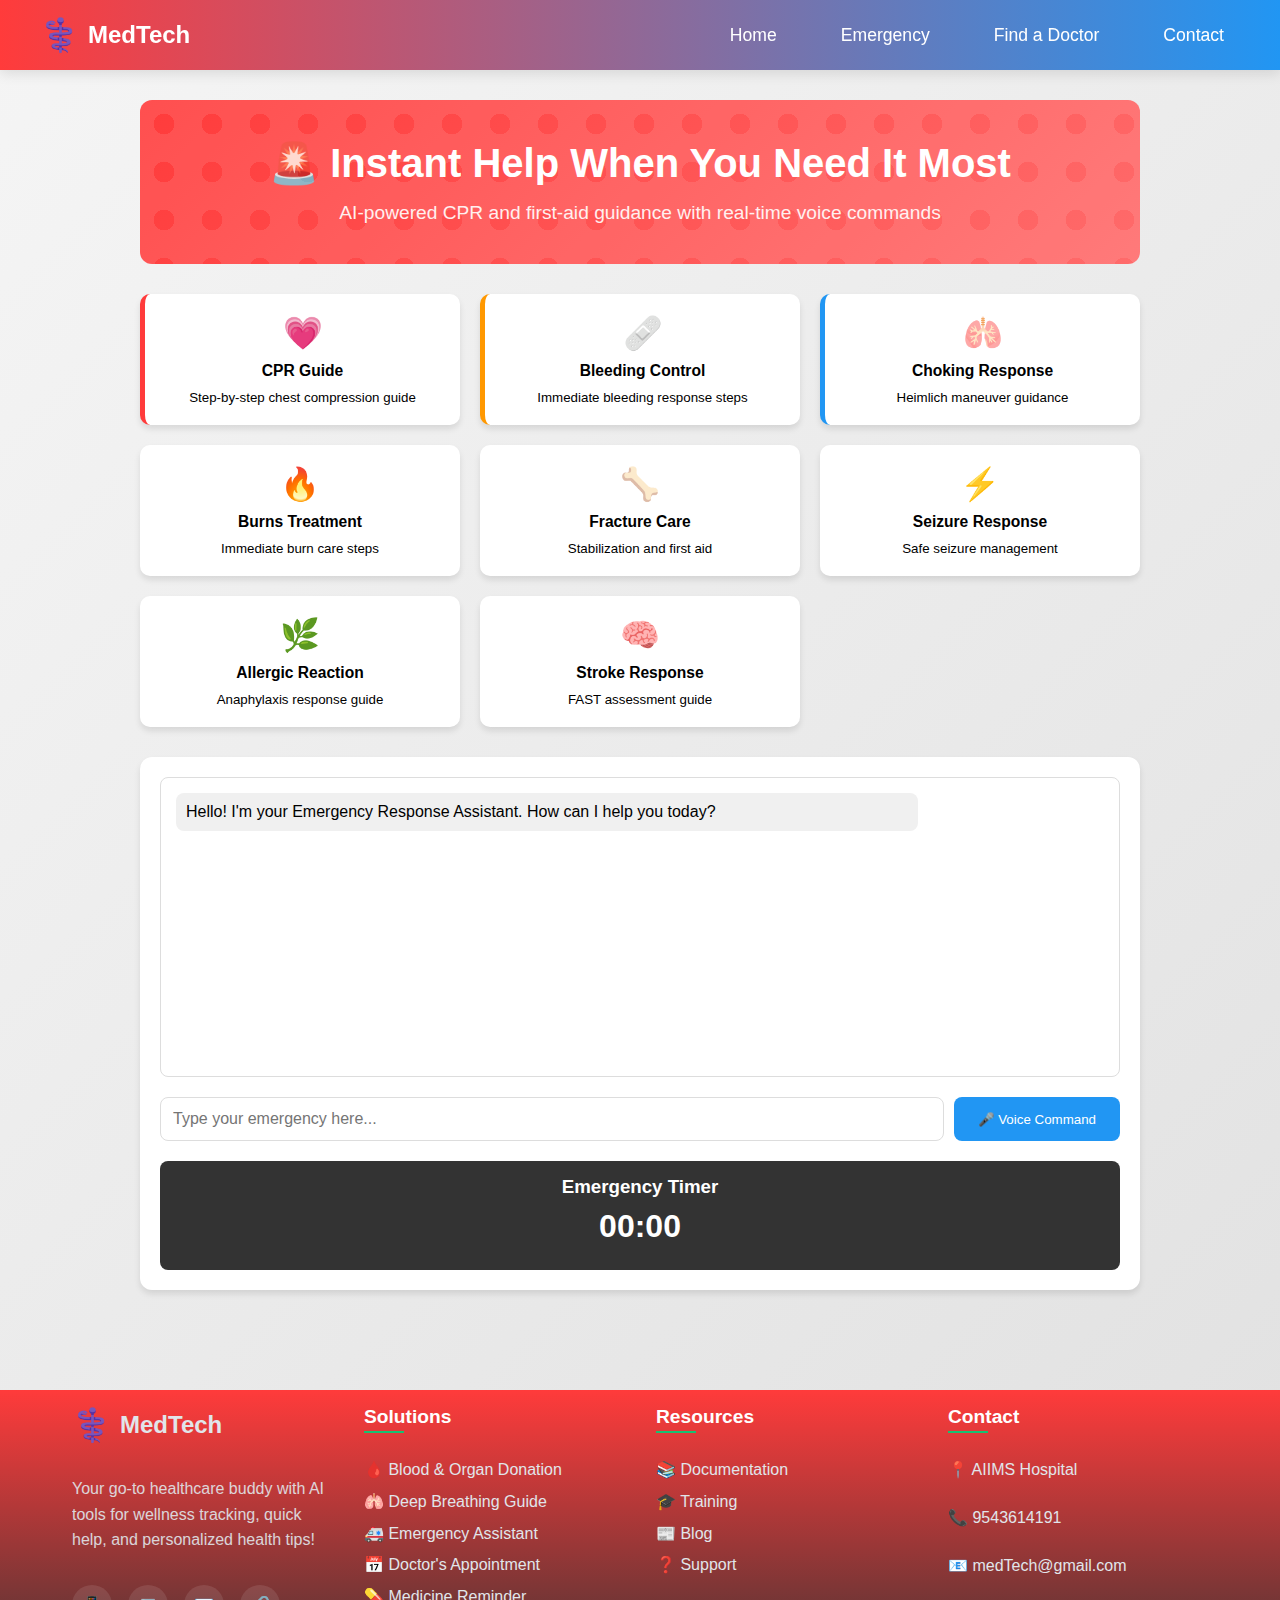
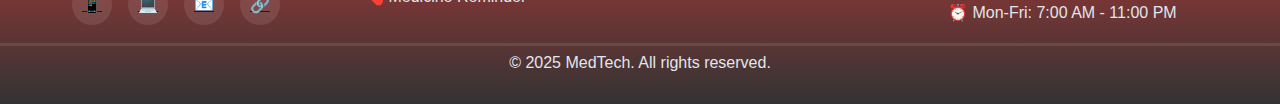
<file: emergency-response-assistant.html>
<!DOCTYPE html>
<html lang="en">
<head>
    <meta charset="UTF-8">
    <meta name="viewport" content="width=device-width, initial-scale=1.0">
    <title>Emergency Response Assistant</title>
    <link rel="stylesheet" href="nav.css">
    <link rel="stylesheet" href="footer.css">
    <style>
        :root {
            --primary: #ff3b3b;
            --secondary: #2196f3;
            --success: #4caf50;
            --warning: #ff9800;
            --dark: #333;
            --light: #fff;
        }

        * {
            margin: 0;
            padding: 0;
            box-sizing: border-box;
            font-family: -apple-system, BlinkMacSystemFont, 'Segoe UI', Roboto, sans-serif;
        }

        body {
            background: linear-gradient(135deg, #f5f5f5 0%, #e0e0e0 100%);
            min-height: 100vh;
        }

        .container {
            max-width: 1200px;
            margin: 0 auto;
            padding: 100px;
        }

        /* Hero Section */
        .hero {
            background: linear-gradient(135deg, var(--primary) 0%, #ff6b6b 100%);
            color: var(--light);
            padding: 40px 20px;
            text-align: center;
            border-radius: 12px;
            margin-bottom: 30px;
            position: relative;
            overflow: hidden;

        }

        .hero::after {
            content: '';
            position: absolute;
            width: 100%;
            height: 100%;
            top: 0;
            left: 0;
            background: radial-gradient(circle, transparent 30%, rgba(255,255,255,0.1) 31%);
            background-size: 3em 3em;
            animation: pulse 2s ease-in-out infinite;
        }

        @keyframes pulse {
            0% { transform: scale(1); opacity: 0.3; }
            50% { transform: scale(1.05); opacity: 0.5; }
            100% { transform: scale(1); opacity: 0.3; }
        }

        .hero h1 {
            font-size: 2.5rem;
            margin-bottom: 15px;
        }

        .hero p {
            font-size: 1.2rem;
            opacity: 0.9;
        }

        /* Quick Access Grid */
        .quick-access {
            display: grid;
            grid-template-columns: repeat(auto-fit, minmax(250px, 1fr));
            gap: 20px;
            margin-bottom: 30px;
        }

        .emergency-btn {
            background: var(--light);
            border: none;
            padding: 20px;
            border-radius: 10px;
            cursor: pointer;
            transition: transform 0.3s ease;
            box-shadow: 0 4px 6px rgba(0,0,0,0.1);
            display: flex;
            flex-direction: column;
            align-items: center;
            gap: 10px;
        }

        .emergency-btn:hover {
            transform: translateY(-5px);
        }

        .emergency-btn.cpr { border-left: 5px solid var(--primary); }
        .emergency-btn.bleeding { border-left: 5px solid var(--warning); }
        .emergency-btn.choking { border-left: 5px solid var(--secondary); }

        /* Chat Interface */
        .chat-interface {
            background: var(--light);
            border-radius: 12px;
            padding: 20px;
            box-shadow: 0 4px 6px rgba(0,0,0,0.1);
        }

        .chat-messages {
            height: 300px;
            overflow-y: auto;
            padding: 15px;
            border: 1px solid #ddd;
            border-radius: 8px;
            margin-bottom: 20px;
        }

        .message {
            margin-bottom: 15px;
            padding: 10px;
            border-radius: 8px;
            max-width: 80%;
        }

        .message.assistant {
            background: #f0f0f0;
            margin-right: auto;
        }

        .message.user {
            background: var(--secondary);
            color: var(--light);
            margin-left: auto;
        }

        .input-area {
            display: flex;
            gap: 10px;
        }

        .chat-input {
            flex: 1;
            padding: 12px;
            border: 1px solid #ddd;
            border-radius: 8px;
            font-size: 1rem;
        }

        .voice-btn {
            background: var(--secondary);
            color: var(--light);
            border: none;
            padding: 12px 24px;
            border-radius: 8px;
            cursor: pointer;
            display: flex;
            align-items: center;
            gap: 8px;
        }

        /* Timer */
        .emergency-timer {
            background: var(--dark);
            color: var(--light);
            padding: 15px;
            border-radius: 8px;
            text-align: center;
            margin-top: 20px;
        }

        .timer-display {
            font-size: 2rem;
            font-weight: bold;
            margin: 10px 0;
        }

        /* Responsive Design */
        @media (max-width: 768px) {
            .hero h1 {
                font-size: 2rem;
            }

            .quick-access {
                grid-template-columns: 1fr;
            }
        }
    </style>
</head>
<body>

    <nav>
        <div class="nav-container">
          <a href="#" class="logo">
            <span class="logo-icon">⚕️</span>
            <span>MedTech</span>
          </a>
          <ul class="nav-links">
            <li class="nav-item">
              <a href="index.html" class="nav-link active">Home</a>
            </li>
            <li class="nav-item">
              <a href="emergency-response-assistant.html" class="nav-link">Emergency</a>
            </li>
            <li class="nav-item">
              <a href="doctor.html" class="nav-link">Find a Doctor</a>
            </li>
            <li class="nav-item">
              <a href="#footer" class="nav-link">Contact</a>
            </li>
          </ul>
        </div>
      </nav>

    <div class="container">
          
          
        <section class="hero">
            <h1>🚨 Instant Help When You Need It Most</h1>
            <p>AI-powered CPR and first-aid guidance with real-time voice commands</p>
        </section>

        <section class="quick-access">
            <button class="emergency-btn cpr" onclick="showGuide('cpr')">
                <span style="font-size: 2rem">💗</span>
                <h3>CPR Guide</h3>
                <p>Step-by-step chest compression guide</p>
            </button>
            <button class="emergency-btn bleeding" onclick="showGuide('bleeding')">
                <span style="font-size: 2rem">🩹</span>
                <h3>Bleeding Control</h3>
                <p>Immediate bleeding response steps</p>
            </button>
            <button class="emergency-btn choking" onclick="showGuide('choking')">
                <span style="font-size: 2rem">🫁</span>
                <h3>Choking Response</h3>
                <p>Heimlich maneuver guidance</p>
            </button>
            <button class="emergency-btn burns" onclick="showGuide('burns')">
                <span style="font-size: 2rem">🔥</span>
                <h3>Burns Treatment</h3>
                <p>Immediate burn care steps</p>
            </button>
            <button class="emergency-btn fracture" onclick="showGuide('fracture')">
                <span style="font-size: 2rem">🦴</span>
                <h3>Fracture Care</h3>
                <p>Stabilization and first aid</p>
            </button>
            <button class="emergency-btn seizure" onclick="showGuide('seizure')">
                <span style="font-size: 2rem">⚡</span>
                <h3>Seizure Response</h3>
                <p>Safe seizure management</p>
            </button>
            <button class="emergency-btn allergic" onclick="showGuide('allergic')">
                <span style="font-size: 2rem">🌿</span>
                <h3>Allergic Reaction</h3>
                <p>Anaphylaxis response guide</p>
            </button>
            <button class="emergency-btn stroke" onclick="showGuide('stroke')">
                <span style="font-size: 2rem">🧠</span>
                <h3>Stroke Response</h3>
                <p>FAST assessment guide</p>
            </button>
        </section>

        <section class="chat-interface">
            <div class="chat-messages" id="chatMessages">
                <div class="message assistant">
                    Hello! I'm your Emergency Response Assistant. How can I help you today?
                </div>
            </div>
            <div class="input-area">
                <input type="text" class="chat-input" id="userInput" placeholder="Type your emergency here...">
                <button class="voice-btn" onclick="startVoiceRecognition()">
                    🎤 Voice Command
                </button>
            </div>
            <div class="emergency-timer">
                <h3>Emergency Timer</h3>
                <div class="timer-display" id="timer">00:00</div>
            </div>
        </section>
    </div>

    <footer id="footer" class="footer">
    <div class="footer-container">
      <div class="footer-section">
        <div class="footer-logo">
          <span class="footer-logo-icon">⚕️</span>
          <span>MedTech</span>
        </div>
        <p class="footer-description">
          Your go-to healthcare buddy with AI tools for wellness tracking, quick help, and personalized health tips!
        </p>
        <div class="social-links">
          <a href="#" class="social-link">📱</a>
          <a href="#" class="social-link">💻</a>
          <a href="#" class="social-link">📧</a>
          <a href="#" class="social-link">🔗</a>
        </div>
      </div>

      <div class="footer-section">
        <h3 class="footer-title">Solutions</h3>
        <ul class="footer-links">
          <li class="footer-link"><a href="donation-platform.html">🩸 Blood & Organ Donation</a></li>
          <li class="footer-link"><a href="breathing-guide (6).html">🫁 Deep Breathing Guide</a></li>
          <li class="footer-link"><a href="emergency-response-assistant.html">🚑 Emergency Assistant</a></li>
          <li class="footer-link"><a href="doctor.html">📅 Doctor's Appointment</a></li>
          <li class="footer-link"><a href="med.html">💊 Medicine Reminder</a></li>
        </ul>
      </div>

      <div class="footer-section">
        <h3 class="footer-title">Resources</h3>
        <ul class="footer-links">
          <li class="footer-link"><a href="#">📚 Documentation</a></li>
          <li class="footer-link"><a href="#">🎓 Training</a></li>
          <li class="footer-link"><a href="#">📰 Blog</a></li>
          <li class="footer-link"><a href="#">❓ Support</a></li>
        </ul>
      </div>

      <div class="footer-section">
        <h3 class="footer-title">Contact</h3>
        <div class="contact-info">📍 AIIMS Hospital</div>
        <div class="contact-info">📞 9543614191</div>
        <div class="contact-info">📧 medTech@gmail.com</div>
        <div class="contact-info">⏰ Mon-Fri: 7:00 AM - 11:00 PM</div>
      </div>
    </div>

    <div class="footer-bottom">
      <p>&copy; 2025 MedTech. All rights reserved.</p>
    </div>
  </footer>

    <script>
        // Initialize variables
        let timerInterval;
        let seconds = 0;
        let isTimerRunning = false;

        // Timer functions
        function startTimer() {
            if (!isTimerRunning) {
                isTimerRunning = true;
                timerInterval = setInterval(updateTimer, 1000);
            }
        }

        function updateTimer() {
            seconds++;
            const minutes = Math.floor(seconds / 60);
            const remainingSeconds = seconds % 60;
            document.getElementById('timer').textContent = 
                `${minutes.toString().padStart(2, '0')}:${remainingSeconds.toString().padStart(2, '0')}`;
        }

        // Chat functions
        function addMessage(message, isUser = false) {
            const chatMessages = document.getElementById('chatMessages');
            const messageDiv = document.createElement('div');
            messageDiv.className = `message ${isUser ? 'user' : 'assistant'}`;
            messageDiv.textContent = message;
            chatMessages.appendChild(messageDiv);
            chatMessages.scrollTop = chatMessages.scrollHeight;
        }

        // Guide display function
        function showGuide(type) {
            startTimer();
            let guidance = '';
            switch(type) {
                case 'cpr':
                    guidance = [
                    "Check the scene for safety and the person for responsiveness",
                    "Call emergency services (911) or ask someone else to call",
                    "Check for breathing for no more than 10 seconds",
                    "Begin chest compressions: Push hard and fast at the center of the chest",
                    "Rate: 100-120 compressions per minute",
                    "Depth: At least 2 inches for adults",
                    "Allow complete chest recoil between compressions",
                    "Minimize interruptions in compressions",
                    "Give rescue breaths if trained (30 compressions to 2 breaths)",
                    "Continue until emergency services arrive or signs of life return"
                ];
                    break;
                case 'bleeding':
                    guidance = [
                    "Ensure your safety - wear gloves if available",
                    "Expose the wound site",
                    "Apply direct pressure with clean cloth or gauze",
                    "Maintain firm, continuous pressure for at least 15 minutes",
                    "Elevate the injury above the heart if possible",
                    "Add more gauze if blood soaks through - don't remove original dressing",
                    "Use pressure points if direct pressure isn't enough",
                    "Apply tourniquet if bleeding is severe and on arm or leg",
                    "Mark time when tourniquet was applied",
                    "Seek immediate medical attention"
                ];
                    break;
                case 'choking':
                    guidance = [
                    "Ask 'Are you choking?' - Look for universal choking sign",
                    "Call emergency services if person cannot speak or breathe",
                    "Give 5 back blows between shoulder blades",
                    "Perform Heimlich maneuver: Stand behind person, wrap arms around waist",
                    "Make fist with one hand, place thumb side against middle of abdomen",
                    "Grasp fist with other hand, give quick upward thrusts",
                    "Repeat back blows and abdominal thrusts",
                    "If person becomes unconscious, begin CPR",
                    "Continue until object is expelled or emergency help arrives",
                    "Seek medical attention after successful choking rescue"
                ];
                    break;
                
                case 'burns':
                    guidance = [
                    "Assess the situation: Ensure the area is safe and remove the person from the source of the burn.",
                    "Cool the burn: Run cool (not cold) water over the burn for at least 10-20 minutes. Do not use ice or very cold water.",
                    "Remove tight items: Carefully remove jewelry, belts, or clothing near the burn before swelling begins.",
                    "Cover the burn: Use a sterile, non-stick dressing or clean cloth. Avoid fluffy or adhesive materials.",
                    "Do not pop blisters: If blisters form, leave them intact to prevent infection.",
                    "Relieve pain: Offer over-the-counter pain relievers like ibuprofen or acetaminophen if needed.",
                    "Check for shock: Watch for signs like pale skin, rapid breathing, or fainting. Keep the person warm and lying down.",
                    "Seek medical attention: Call emergency services if the burn is large, deep, on the face, hands, feet, or genitals, or if it is caused by chemicals or electricity.",
                    "For chemical burns: Rinse the area with large amounts of water for at least 20 minutes.",
                    "For electrical burns: Turn off the power source and call emergency services immediately. Be prepared to perform CPR if necessary."
                ]
                    break;

                case 'fracture':
                    guidance = [
                        "Fracture Care: Stay calm and ensure safety: Move the person only if necessary to prevent further injury.",
                        "Immobilize the injured area: Keep the affected limb as still as possible.",
                        "Use a splint if available. Stop any bleeding: Apply gentle pressure with a clean cloth if there is an open wound.",
                        "Apply ice packs: Wrap ice in a cloth and place on the injury to reduce swelling and pain.",
                        "Avoid placing ice directly on the skin.",
                        "Do not attempt to realign the bone: Leave this to medical professionals.",
                        "Keep the person comfortable: Help them lie down and elevate the injured limb if possible.",
                        "Check for shock: Watch for signs like cold, clammy skin or rapid breathing.",
                        "Keep the person warm.",
                        "Call emergency services: Especially if the fracture is open, the limb looks deformed, or the person is in severe pain.",
                        "Avoid giving food or drink: In case surgery is needed.",
                        "Wait for medical help: Stay with the person until professionals arrive."
                ];
                    break;

                    case 'seizure':
                        guidance = [
                        "Stay calm and ensure safety: Clear the area of sharp objects or hazards.",
                        "Help the person to the ground: Cushion their head with something soft.",
                        "Turn the person onto their side: This helps keep the airway clear.",
                        "Do not restrain their movements: Let the seizure run its course.",
                        "Do not put anything in their mouth: They cannot swallow their tongue, but objects can cause harm.",
                        "Loosen tight clothing: Especially around the neck to help with breathing.",
                        "Time the seizure: If it lasts more than 5 minutes, call emergency services.",
                        "Check for medical identification: It may provide helpful information.",
                        "Stay with the person until fully alert: Offer reassurance as they regain awareness.",
                        "Seek medical attention: If it is their first seizure or if they are injured."
                    ];
                        break;

                    case 'allergic':
                        guidance = [
                        "Allergic Reaction Response: Assess the symptoms: Look for hives, swelling, difficulty breathing, or dizziness. ",
                        "Ask about allergies: If possible, confirm if they’ve had a reaction before. ",
                        "Call emergency services immediately if they show signs of anaphylaxis (trouble breathing, swelling of the throat, or loss of consciousness). ",
                        "Use an epinephrine auto-injector (EpiPen) if available: Follow the instructions on the device. ",
                        "Keep the person calm and comfortable: Have them lie down and elevate their legs if they feel faint. ",
                        "Loosen tight clothing: To help with breathing. ",
                        "Avoid giving food or drink: It may worsen the reaction. ",
                        "Check for medical identification: It may indicate known allergies. ",
                        "If breathing stops, begin CPR: Continue until help arrives. ",
                        "Seek medical attention even if symptoms improve: Secondary reactions can occur within hours."
                    ];
                        break;

                    case 'stroke':
                        guidance = [
                        "Stroke Response (Use the FAST method): ",
                        "F - Face: Ask the person to smile. Check if one side of their face droops. ",
                        "A - Arms: Ask them to raise both arms. See if one arm drifts downward. ",
                        "S - Speech: Ask them to repeat a simple sentence. Check for slurred or strange speech. ",
                        "T - Time: Call emergency services immediately if you notice any of these signs. Time is critical. ",
                        "Additional Steps: ",
                        "Stay calm and keep the person safe: Help them lie down with their head slightly elevated. ",
                        "Do not give food, drink, or medication: They may have difficulty swallowing. ",
                        "Monitor their breathing: Be prepared to give CPR if they stop breathing. ",
                        "Note the time symptoms started: This helps doctors determine treatment options. ",
                        "Keep the person warm and comfortable: Loosen tight clothing. ",
                        "Reassure them: Stay with the person until medical help arrives."
                    ];
                        break;
            }
            addMessage(guidance);
        }

        // Voice recognition
        function startVoiceRecognition() {
            if ('webkitSpeechRecognition' in window) {
                const recognition = new webkitSpeechRecognition();
                recognition.continuous = false;
                recognition.interimResults = false;

                recognition.onstart = () => {
                    document.querySelector('.voice-btn').style.background = '#ff3b3b';
                };

                recognition.onresult = (event) => {
                    const text = event.results[0][0].transcript;
                    document.getElementById('userInput').value = text;
                    addMessage(text, true);
                    processVoiceCommand(text);
                };

                recognition.onend = () => {
                    document.querySelector('.voice-btn').style.background = '';
                };

                recognition.start();
            } else {
                addMessage("Voice recognition is not supported in this browser.");
            }
        }

        function processVoiceCommand(command) {
            command = command.toLowerCase();
            if (command.includes('cpr')) {
                showGuide('cpr');
            } else if (command.includes('bleeding')) {
                showGuide('bleeding');
            } else if (command.includes('choking')) {
                showGuide('choking');
            } else if (command.includes('burns')) {
                showGuide('burns treatment');
            } else if (command.includes('fracture')) {
                showGuide('fracture care');
            } else if (command.includes('seizure')) {
                showGuide('seizure');
            } else if (command.includes('allergic')) {
                showGuide('allergic');
            } else if (command.includes('stroke')) {
                showGuide('stroke');
            } else {
                addMessage("I'm sorry, I didn't understand that command. Please try again.");
            }
        }

        // Event listener for text input
        document.getElementById('userInput').addEventListener('keypress', function(e) {
            if (e.key === 'Enter') {
                const text = this.value;
                if (text.trim()) {
                    addMessage(text, true);
                    processVoiceCommand(text);
                    this.value = '';
                }
            }
        });
    </script>
</body>
</html>
</file>
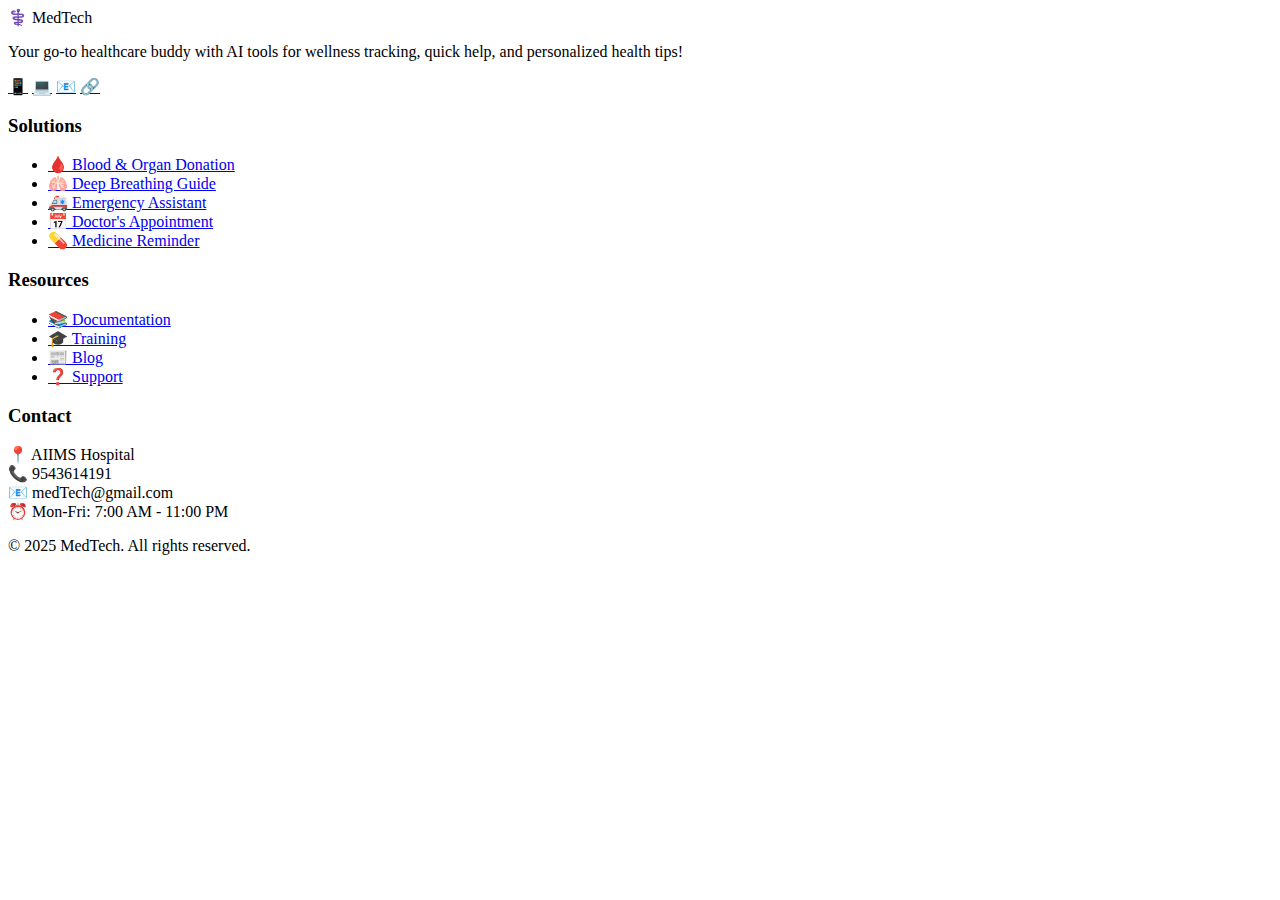
<file: medtech-footer.html>
<!DOCTYPE html>
<html>
<head>

</head>
<body>
  <footer class="footer">
    <div class="footer-container">
      <div class="footer-section">
        <div class="footer-logo">
          <span class="footer-logo-icon">⚕️</span>
          <span>MedTech</span>
        </div>
        <p class="footer-description">
          Your go-to healthcare buddy with AI tools for wellness tracking, quick help, and personalized health tips!
        </p>
        <div class="social-links">
          <a href="#" class="social-link">📱</a>
          <a href="#" class="social-link">💻</a>
          <a href="#" class="social-link">📧</a>
          <a href="#" class="social-link">🔗</a>
        </div>
      </div>

      <div class="footer-section">
        <h3 class="footer-title">Solutions</h3>
        <ul class="footer-links">
          <li class="footer-link"><a href="donation-platform.html">🩸 Blood & Organ Donation</a></li>
          <li class="footer-link"><a href="breathing-guide (6).html">🫁 Deep Breathing Guide</a></li>
          <li class="footer-link"><a href="emergency-response-assistant.html">🚑 Emergency Assistant</a></li>
          <li class="footer-link"><a href="doctor.html">📅 Doctor's Appointment</a></li>
          <li class="footer-link"><a href="med.html">💊 Medicine Reminder</a></li>
        </ul>
      </div>

      <div class="footer-section">
        <h3 class="footer-title">Resources</h3>
        <ul class="footer-links">
          <li class="footer-link"><a href="#">📚 Documentation</a></li>
          <li class="footer-link"><a href="#">🎓 Training</a></li>
          <li class="footer-link"><a href="#">📰 Blog</a></li>
          <li class="footer-link"><a href="#">❓ Support</a></li>
        </ul>
      </div>

      <div class="footer-section">
        <h3 class="footer-title">Contact</h3>
        <div class="contact-info">📍 AIIMS Hospital</div>
        <div class="contact-info">📞 9543614191</div>
        <div class="contact-info">📧 medTech@gmail.com</div>
        <div class="contact-info">⏰ Mon-Fri: 7:00 AM - 11:00 PM</div>
      </div>
    </div>

    <div class="footer-bottom">
      <p>&copy; 2025 MedTech. All rights reserved.</p>
    </div>
  </footer>
</body>
</html>
</file>
<file: nav.css>
:root {
    --primary: #2B4C7E;
    --secondary: #1CA4B8;
    --accent: #16C172;
    --light: #F5F7FA;
  }
  
  nav {
    background: linear-gradient(90deg, var(--primary), var(--secondary));
    padding: 1rem;
    box-shadow: 0 4px 12px rgba(0, 0, 0, 0.1);
    position: fixed;
    width: 100%;
    top: 0;
    left: 0;
  }
  
  .nav-container {
    max-width: 1200px;
    margin: 0 auto;
    display: flex;
    justify-content: space-between;
    align-items: center;
  }
  
  .logo {
    display: flex;
    align-items: center;
    gap: 0.5rem;
    color: white;
    font-size: 1.5rem;
    font-weight: bold;
    text-decoration: none;
  }
  
  .logo-icon {
    font-size: 2rem;
  }
  
  .nav-links {
    display: flex;
    gap: 2rem;
    margin: 0;
    padding: 0;
    list-style: none;
  }
  
  .nav-item {
    position: relative;
  }
  
  .nav-link {
    color: white;
    text-decoration: none;
    font-size: 1.1rem;
    padding: 0.5rem 1rem;
    transition: all 0.3s ease;
    position: relative;
    display: inline-block;
  }
  
  .nav-link::before {
    content: '';
    position: absolute;
    bottom: -2px;
    left: 0;
    width: 100%;
    height: 2px;
    background-color: black;
    transform: scaleX(0);
    transform-origin: right;
    transition: transform 0.3s ease;
  }
  
  .nav-link:hover::before {
    transform: scaleX(1);
    transform-origin: left;
  }
  
  .nav-link:hover {
    color: black;
  }
  
  /* Pulse animation for the active link */
  /* .nav-link.active::after {
    content: '';
    position: absolute;
    top: 50%;
    left: 50%;
    width: 100%;
    height: 100%;
    background-color: black;
    border-radius: 4px;
    transform: translate(-50%, -50%);
    opacity: 0.1;
    z-index: -1;
    animation: pulse 2s infinite;
  } */
  
  @keyframes pulse {
    0% {
      transform: translate(-50%, -50%) scale(1);
      opacity: 0.1;
    }
    50% {
      transform: translate(-50%, -50%) scale(1.05);
      opacity: 0.2;
    }
    100% {
      transform: translate(-50%, -50%) scale(1);
      opacity: 0.1;
    }
  }
  
  /* Responsive design */
  @media (max-width: 768px) {
    .nav-links {
      gap: 1rem;
    }
    
    .nav-link {
      font-size: 1rem;
      padding: 0.5rem;
    }
  }
</file>
<file: footer.css>
:root {
    --primary: #2B4C7E;
    --secondary: #1CA4B8;
    --accent: #16C172;
    --light: #F5F7FA;
    --dark: #1B2845;
    --text-light: #E1E5EA;
  }
  
  .footer {
    background: linear-gradient(180deg, var(--primary), var(--dark));
    color: var(--text-light);
    padding: 1rem 0 2rem 0;
    position: relative;
    overflow: hidden;
  }
  
  .footer::before {
    content: '';
    position: absolute;
    top: 0;
    left: 0;
    right: 0;
    height: 4px;
    /* background: linear-gradient(90deg, var(--secondary), black); */
  }
  
  .footer-container {
    max-width: 1200px;
    margin: 0 auto;
    padding: 0 2rem;
    display: grid;
    grid-template-columns: repeat(4, 1fr);
    gap: 2rem;
  }
  
  .footer-section {
    display: flex;
    flex-direction: column;
    gap: 1rem;
  }
  
  .footer-logo {
    display: flex;
    align-items: center;
    gap: 0.5rem;
    font-size: 1.5rem;
    font-weight: bold;
    margin-bottom: 1rem;
  }
  
  .footer-logo-icon {
    font-size: 2rem;
  }
  
  .footer-description {
    line-height: 1.6;
    opacity: 0.9;
  }
  
  .footer-title {
    color: white;
    font-size: 1.2rem;
    font-weight: bold;
    margin-bottom: 1rem;
    position: relative;
  }
  
  .footer-title::after {
    content: '';
    position: absolute;
    bottom: -5px;
    left: 0;
    width: 40px;
    height: 2px;
    background-color: var(--accent);
    transition: width 0.3s ease;
  }
  
  .footer-section:hover .footer-title::after {
    width: 60px;
  }
  
  .footer-links {
    list-style: none;
    padding: 0;
    margin: 0;
  }
  
  .footer-link {
    margin-bottom: 0.8rem;
  }
  
  .footer-link a {
    color: var(--text-light);
    text-decoration: none;
    transition: color 0.3s ease;
    display: inline-flex;
    align-items: center;
    gap: 0.5rem;
  }
  
  .footer-link a:hover {
    color: var(--accent);
  }
  
  .contact-info {
    display: flex;
    align-items: center;
    gap: 0.5rem;
    margin-bottom: 0.8rem;
  }
  
  .social-links {
    display: flex;
    gap: 1rem;
    margin-top: 1rem;
  }
  
  .social-link {
    width: 40px;
    height: 40px;
    border-radius: 50%;
    background-color: rgba(255, 255, 255, 0.1);
    display: flex;
    align-items: center;
    justify-content: center;
    transition: all 0.3s ease;
  }
  
  .social-link:hover {
    background-color: var(--accent);
    transform: translateY(-3px);
  }
  
  .footer-bottom {
    margin-top: 0.5rem;
    padding-top: 0.5rem;
    text-align: center;
    border-top: 3px solid rgba(255, 255, 255, 0.1);
  }
  
  /* Responsive design */
  @media (max-width: 1024px) {
    .footer-container {
      grid-template-columns: repeat(2, 1fr);
    }
  }
  
  @media (max-width: 768px) {
    .footer-container {
      grid-template-columns: 1fr;
    }
    
    .footer-section {
      text-align: center;
    }
    
    .footer-title::after {
      left: 50%;
      transform: translateX(-50%);
    }
    
    .social-links {
      justify-content: center;
    }
    
    .contact-info {
      justify-content: center;
    }
  }
</file>
